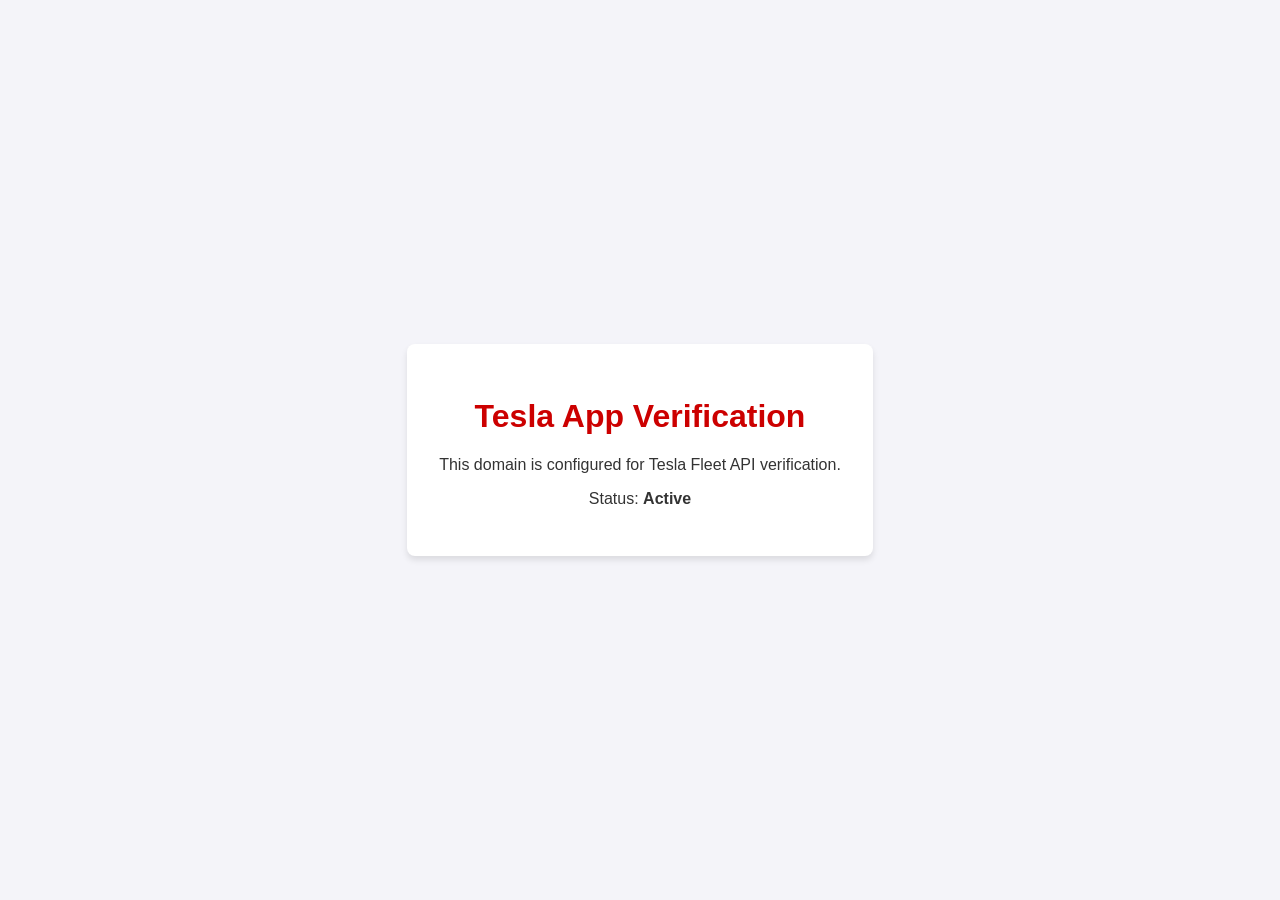
<file: index.html>
<!DOCTYPE html>
<html lang="en">

<head>
    <meta charset="UTF-8">
    <meta name="viewport" content="width=device-width, initial-scale=1.0">
    <title>Tesla Verification Site</title>
    <style>
        body {
            font-family: -apple-system, BlinkMacSystemFont, "Segoe UI", Roboto, Helvetica, Arial, sans-serif;
            display: flex;
            justify-content: center;
            align-items: center;
            height: 100vh;
            margin: 0;
            background-color: #f4f4f9;
            color: #333;
        }

        .container {
            text-align: center;
            padding: 2rem;
            background: white;
            border-radius: 8px;
            box-shadow: 0 4px 6px rgba(0, 0, 0, 0.1);
        }

        h1 {
            color: #cc0000;
        }
    </style>
</head>

<body>
    <div class="container">
        <h1>Tesla App Verification</h1>
        <p>This domain is configured for Tesla Fleet API verification.</p>
        <p>Status: <strong>Active</strong></p>
    </div>
</body>

</html>
</file>
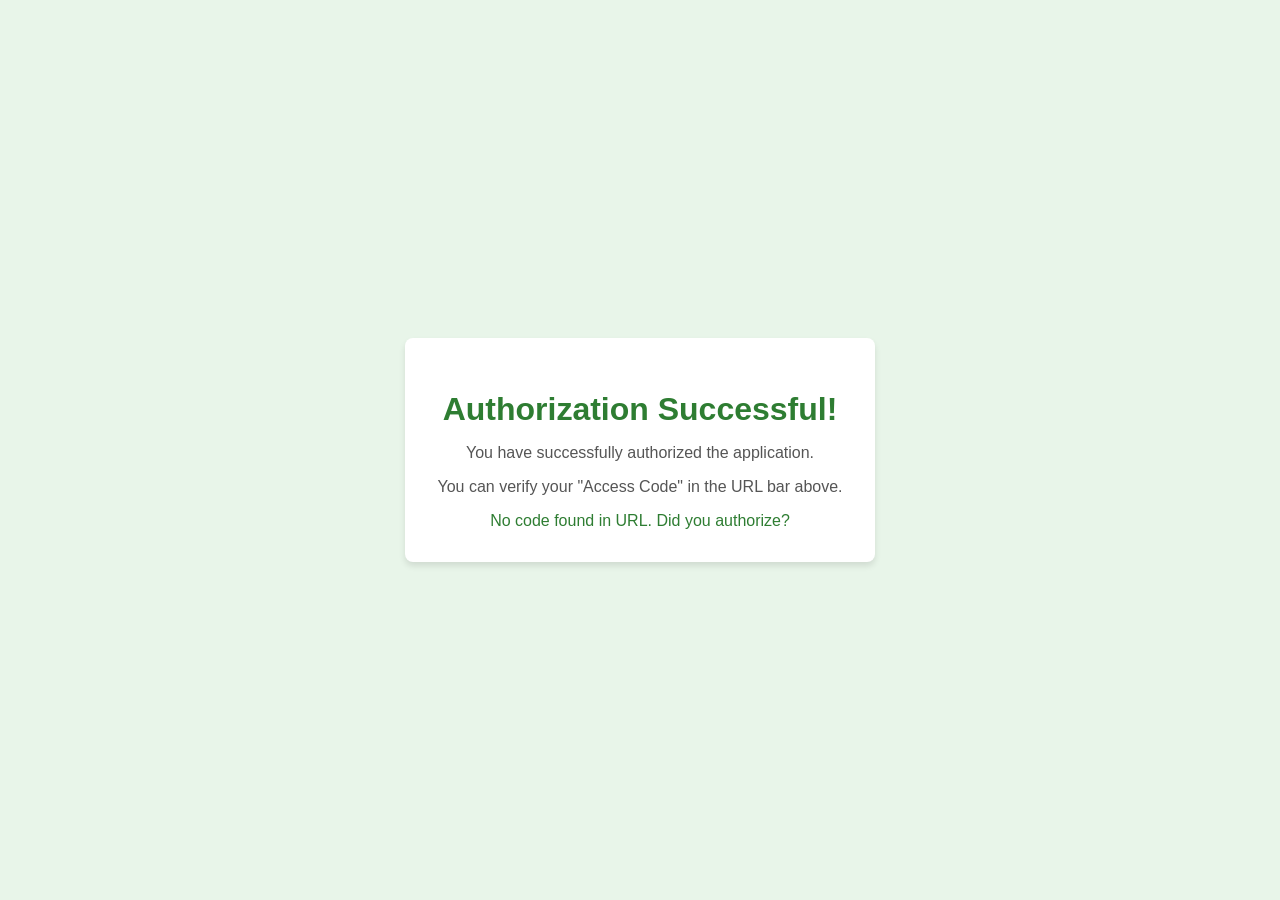
<file: callback/index.html>
<!DOCTYPE html>
<html lang="en">

<head>
    <meta charset="UTF-8">
    <meta name="viewport" content="width=device-width, initial-scale=1.0">
    <title>Authorization Successful</title>
    <style>
        body {
            font-family: -apple-system, BlinkMacSystemFont, "Segoe UI", Roboto, Helvetica, Arial, sans-serif;
            display: flex;
            justify-content: center;
            align-items: center;
            height: 100vh;
            margin: 0;
            background-color: #e8f5e9;
            color: #2e7d32;
        }

        .container {
            text-align: center;
            padding: 2rem;
            background: white;
            border-radius: 8px;
            box-shadow: 0 4px 6px rgba(0, 0, 0, 0.1);
        }

        h1 {
            margin-bottom: 0.5rem;
        }

        p {
            color: #555;
        }

        .code-box {
            background: #f4f4f4;
            padding: 10px;
            border-radius: 4px;
            font-family: monospace;
            word-break: break-all;
            margin-top: 1rem;
            color: #333;
            font-size: 0.9em;
        }
    </style>
</head>

<body>
    <div class="container">
        <h1>Authorization Successful!</h1>
        <p>You have successfully authorized the application.</p>
        <p>You can verify your "Access Code" in the URL bar above.</p>
        <div id="status">Looking for code...</div>
    </div>
    <script>
        const urlParams = new URLSearchParams(window.location.search);
        const code = urlParams.get('code');
        if (code) {
            document.getElementById('status').innerHTML =
                `<p><strong>Access Code Found!</strong></p>
                 <div class="code-box">` + code + `</div>
                 <p>Copy this code if your script asks for it.</p>`;
        } else {
            document.getElementById('status').textContent = "No code found in URL. Did you authorize?";
        }
    </script>
</body>

</html>
</file>
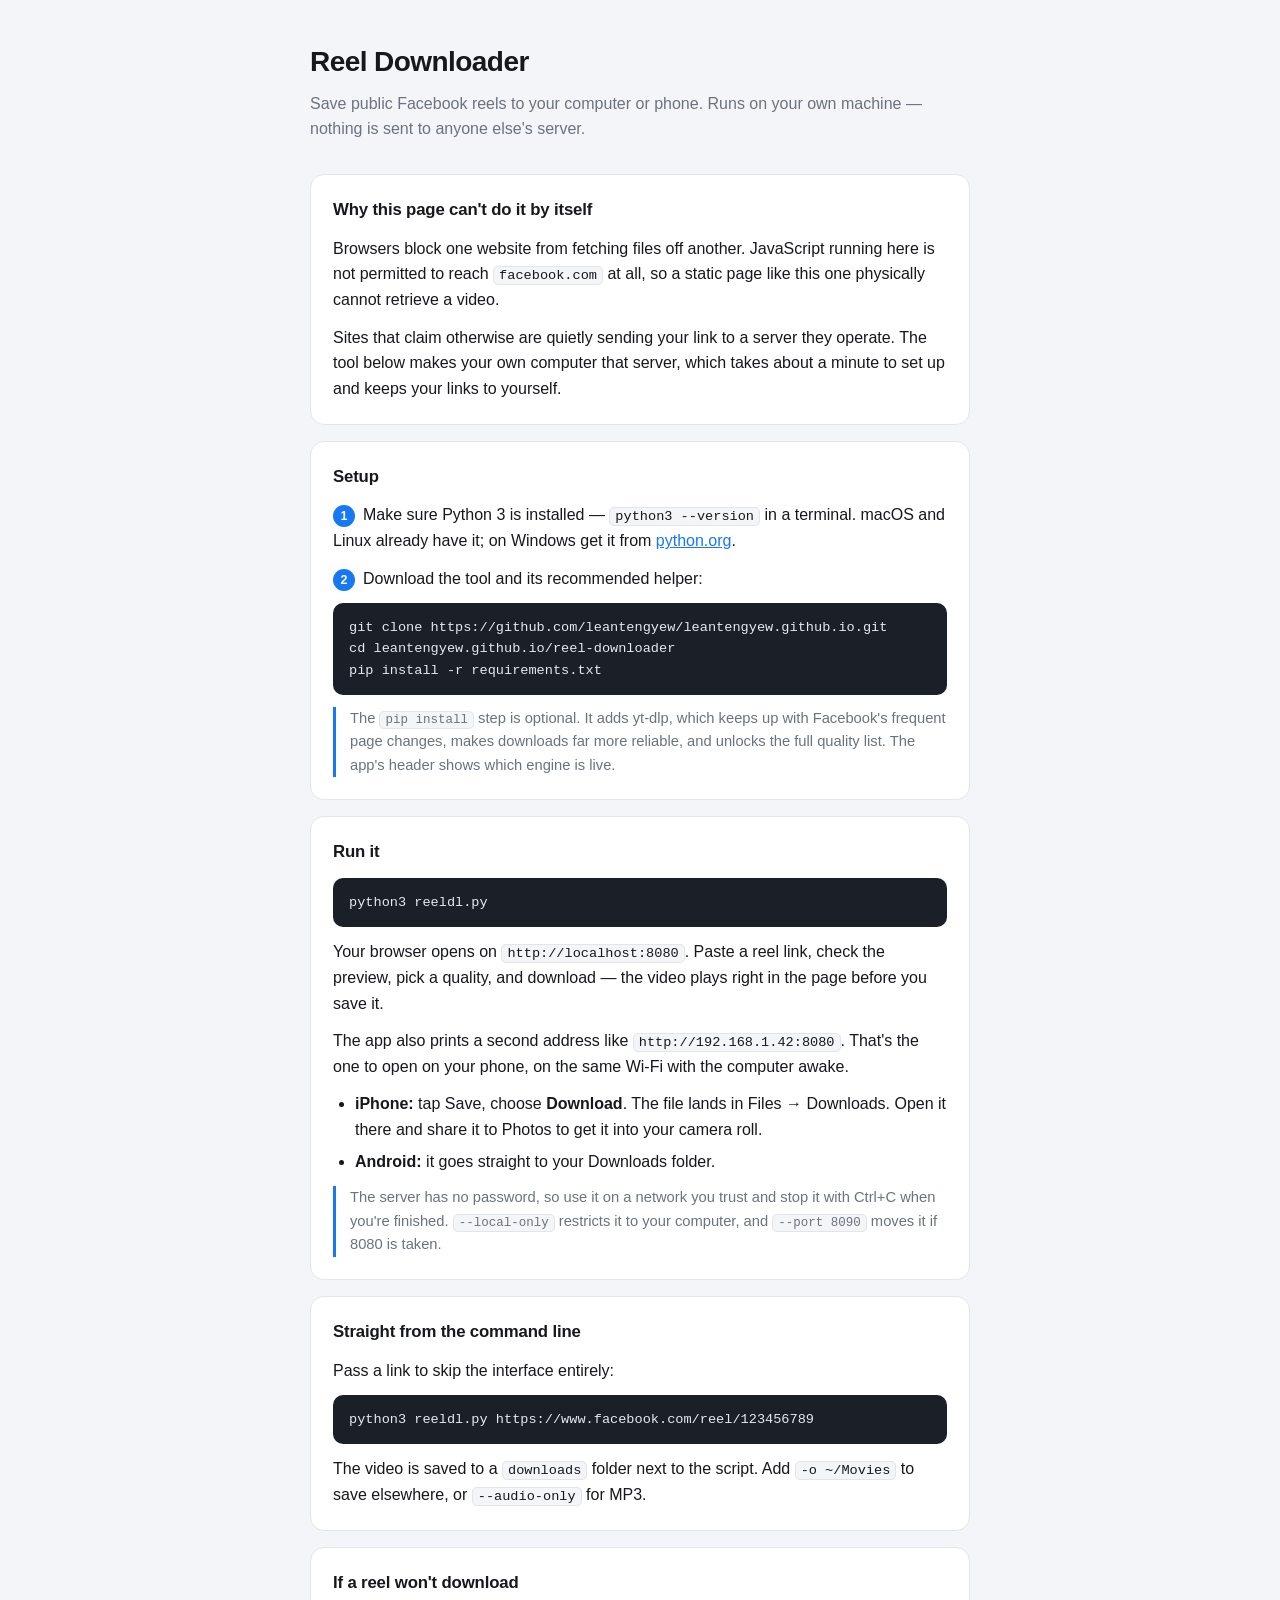
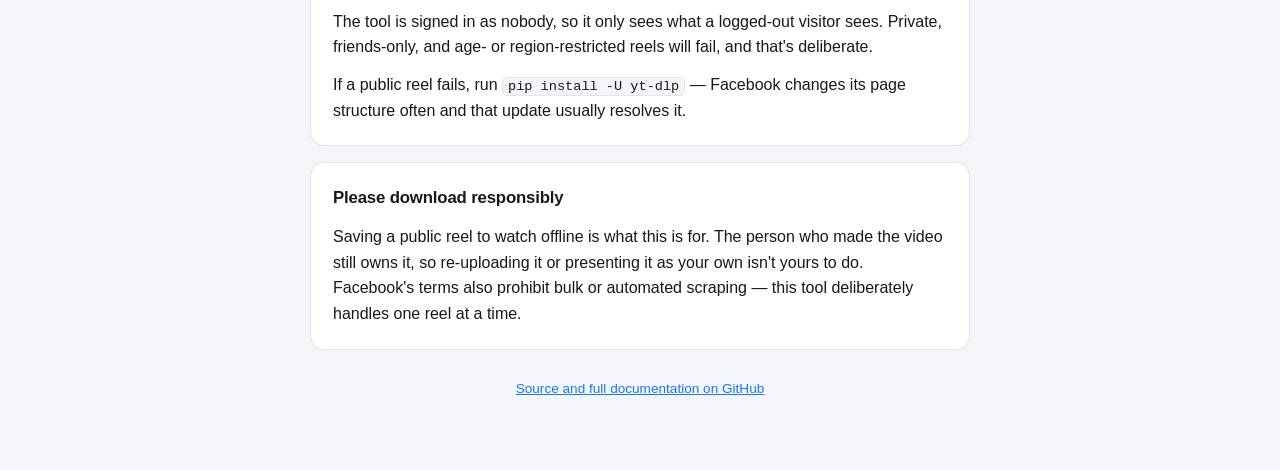
<file: reel-downloader/index.html>
<!DOCTYPE html>
<html lang="en">

<head>
    <meta charset="UTF-8">
    <meta name="viewport" content="width=device-width, initial-scale=1.0">
    <title>Reel Downloader — setup</title>
    <meta name="description" content="Save public Facebook reels to your computer or phone.">
    <style>
        :root {
            color-scheme: light dark;
            --bg: #f4f5f8;
            --card: #fff;
            --text: #16181d;
            --muted: #6b7280;
            --line: #e3e5ea;
            --accent: #1877f2;
            --accent-text: #fff;
            --code-bg: #1b1f27;
            --code-text: #e6e9ef;
        }

        @media (prefers-color-scheme: dark) {
            :root {
                --bg: #101216;
                --card: #191c22;
                --text: #e9eaee;
                --muted: #9aa1ad;
                --line: #2a2e37;
                --accent: #4c9aff;
                --accent-text: #06131f;
                --code-bg: #0c0e12;
                --code-text: #dfe3ea;
            }
        }

        * {
            box-sizing: border-box;
        }

        body {
            margin: 0;
            padding: 40px 20px 72px;
            background: var(--bg);
            color: var(--text);
            font: 16px/1.6 -apple-system, BlinkMacSystemFont, "Segoe UI", Roboto, Helvetica, Arial, sans-serif;
        }

        main {
            max-width: 660px;
            margin: 0 auto;
        }

        h1 {
            font-size: 1.75rem;
            margin: 0 0 6px;
            letter-spacing: -.02em;
        }

        .lede {
            color: var(--muted);
            margin: 0 0 32px;
        }

        h2 {
            font-size: 1.05rem;
            margin: 0 0 12px;
            letter-spacing: -.01em;
        }

        section {
            background: var(--card);
            border: 1px solid var(--line);
            border-radius: 14px;
            padding: 22px;
            margin-bottom: 16px;
        }

        p {
            margin: 0 0 12px;
        }

        p:last-child {
            margin-bottom: 0;
        }

        ol, ul {
            margin: 0 0 12px;
            padding-left: 22px;
        }

        li {
            margin-bottom: 6px;
        }

        pre {
            background: var(--code-bg);
            color: var(--code-text);
            border-radius: 10px;
            padding: 14px 16px;
            overflow-x: auto;
            margin: 0 0 12px;
            font-size: .85rem;
            line-height: 1.55;
        }

        code {
            font-family: ui-monospace, SFMono-Regular, Menlo, Consolas, monospace;
        }

        p code, li code {
            background: var(--bg);
            border: 1px solid var(--line);
            border-radius: 5px;
            padding: 1px 5px;
            font-size: .85em;
        }

        .step {
            display: inline-block;
            min-width: 22px;
            height: 22px;
            line-height: 22px;
            text-align: center;
            border-radius: 50%;
            background: var(--accent);
            color: var(--accent-text);
            font-size: .78rem;
            font-weight: 700;
            margin-right: 8px;
        }

        .note {
            border-left: 3px solid var(--accent);
            padding-left: 14px;
            color: var(--muted);
            font-size: .92rem;
        }

        a {
            color: var(--accent);
        }

        footer {
            text-align: center;
            color: var(--muted);
            font-size: .85rem;
            margin-top: 28px;
        }
    </style>
</head>

<body>
    <main>
        <h1>Reel Downloader</h1>
        <p class="lede">Save public Facebook reels to your computer or phone. Runs on your own
            machine — nothing is sent to anyone else's server.</p>

        <section>
            <h2>Why this page can't do it by itself</h2>
            <p>Browsers block one website from fetching files off another. JavaScript running here
                is not permitted to reach <code>facebook.com</code> at all, so a static page like
                this one physically cannot retrieve a video.</p>
            <p>Sites that claim otherwise are quietly sending your link to a server they operate.
                The tool below makes your own computer that server, which takes about a minute to
                set up and keeps your links to yourself.</p>
        </section>

        <section>
            <h2>Setup</h2>
            <p><span class="step">1</span>Make sure Python 3 is installed — <code>python3
                    --version</code> in a terminal. macOS and Linux already have it;
                on Windows get it from <a href="https://www.python.org/downloads/">python.org</a>.</p>
            <p><span class="step">2</span>Download the tool and its recommended helper:</p>
            <pre><code>git clone https://github.com/leantengyew/leantengyew.github.io.git
cd leantengyew.github.io/reel-downloader
pip install -r requirements.txt</code></pre>
            <p class="note">The <code>pip install</code> step is optional. It adds yt-dlp, which
                keeps up with Facebook's frequent page changes, makes downloads far more reliable,
                and unlocks the full quality list. The app's header shows which engine is live.</p>
        </section>

        <section>
            <h2>Run it</h2>
            <pre><code>python3 reeldl.py</code></pre>
            <p>Your browser opens on <code>http://localhost:8080</code>. Paste a reel link, check
                the preview, pick a quality, and download — the video plays right in the page before
                you save it.</p>
            <p>The app also prints a second address like <code>http://192.168.1.42:8080</code>.
                That's the one to open on your phone, on the same Wi-Fi with the computer awake.</p>
            <ul>
                <li><strong>iPhone:</strong> tap Save, choose <strong>Download</strong>. The file
                    lands in Files → Downloads. Open it there and share it to Photos to get it into
                    your camera roll.</li>
                <li><strong>Android:</strong> it goes straight to your Downloads folder.</li>
            </ul>
            <p class="note">The server has no password, so use it on a network you trust and stop it
                with Ctrl+C when you're finished. <code>--local-only</code> restricts it to your
                computer, and <code>--port 8090</code> moves it if 8080 is taken.</p>
        </section>

        <section>
            <h2>Straight from the command line</h2>
            <p>Pass a link to skip the interface entirely:</p>
            <pre><code>python3 reeldl.py https://www.facebook.com/reel/123456789</code></pre>
            <p>The video is saved to a <code>downloads</code> folder next to the script. Add
                <code>-o ~/Movies</code> to save elsewhere, or <code>--audio-only</code> for MP3.</p>
        </section>

        <section>
            <h2>If a reel won't download</h2>
            <p>The tool is signed in as nobody, so it only sees what a logged-out visitor sees.
                Private, friends-only, and age- or region-restricted reels will fail, and that's
                deliberate.</p>
            <p>If a public reel fails, run <code>pip install -U yt-dlp</code> — Facebook changes its
                page structure often and that update usually resolves it.</p>
        </section>

        <section>
            <h2>Please download responsibly</h2>
            <p>Saving a public reel to watch offline is what this is for. The person who made the
                video still owns it, so re-uploading it or presenting it as your own isn't yours to
                do. Facebook's terms also prohibit bulk or automated scraping — this tool
                deliberately handles one reel at a time.</p>
        </section>

        <footer>
            <a href="https://github.com/leantengyew/leantengyew.github.io/tree/main/reel-downloader">Source
                and full documentation on GitHub</a>
        </footer>
    </main>
</body>

</html>
</file>
